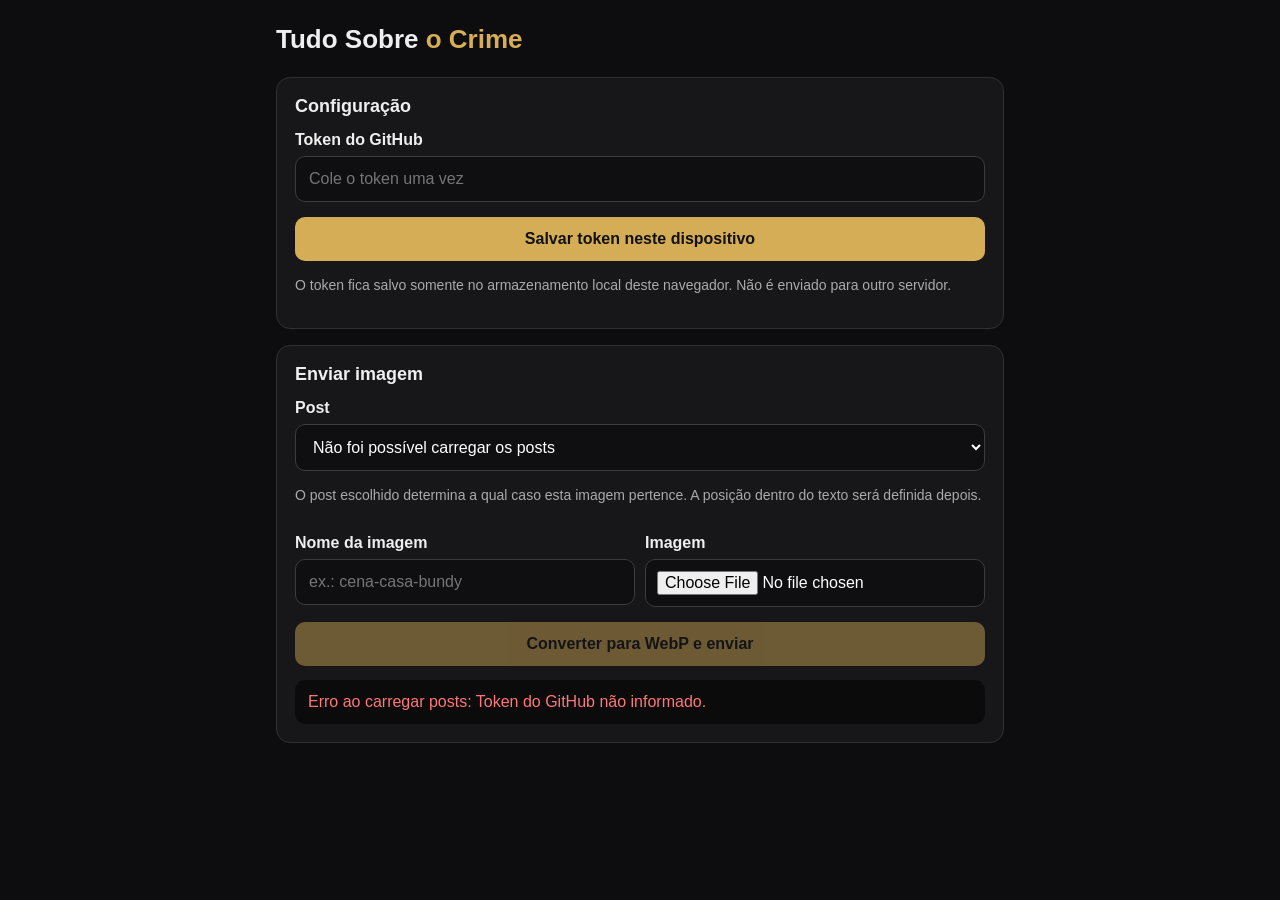
<file: admin/index.html>
<!doctype html>
<html lang="pt-BR">
<head>
<meta charset="utf-8">
<meta name="viewport" content="width=device-width,initial-scale=1">
<title>Painel — Tudo Sobre o Crime</title>
<style>
*{box-sizing:border-box}body{margin:0;background:#0d0d0f;color:#eee;font-family:Arial,sans-serif}main{max-width:760px;margin:auto;padding:24px 16px 50px}.brand{font-size:26px;font-weight:800;margin-bottom:22px}.brand span{color:#d7ad55}.card{background:#171719;border:1px solid #303035;border-radius:14px;padding:18px;margin-bottom:16px}h2{font-size:18px;margin:0 0 14px}label{display:block;font-weight:700;margin:14px 0 7px}input,select,button{width:100%;border:1px solid #3b3b40;border-radius:10px;background:#0f0f11;color:#fff;padding:13px;font-size:16px}input[type=file]{padding:11px}button{background:#d5ad57;color:#111;font-weight:800;border:0;margin-top:15px;cursor:pointer}button:disabled{opacity:.45}.preview{display:none;margin-top:15px}.preview img{display:block;max-width:100%;max-height:360px;margin:auto;border-radius:10px}.muted{color:#aaa;font-size:14px;line-height:1.5}.status{margin-top:14px;padding:13px;border-radius:10px;background:#0b0b0c;white-space:pre-wrap;word-break:break-word}.ok{color:#70e090}.err{color:#ff7777}.url{font-size:13px;word-break:break-all}.row{display:grid;grid-template-columns:1fr 1fr;gap:10px}@media(max-width:600px){.row{grid-template-columns:1fr}}
</style>
</head>
<body>
<main>
<div class="brand">Tudo Sobre <span>o Crime</span></div>
<div class="card">
<h2>Configuração</h2>
<label for="token">Token do GitHub</label>
<input id="token" type="password" placeholder="Cole o token uma vez">
<button id="saveToken">Salvar token neste dispositivo</button>
<p class="muted">O token fica salvo somente no armazenamento local deste navegador. Não é enviado para outro servidor.</p>
</div>
<div class="card">
<h2>Enviar imagem</h2>
<label for="post">Post</label>
<select id="post"><option>Carregando posts...</option></select>
<p class="muted">O post escolhido determina a qual caso esta imagem pertence. A posição dentro do texto será definida depois.</p>
<div class="row">
<div><label for="filename">Nome da imagem</label><input id="filename" placeholder="ex.: cena-casa-bundy"></div>
<div><label for="file">Imagem</label><input id="file" type="file" accept="image/png,image/jpeg,image/webp"></div>
</div>
<div class="preview" id="preview"><img id="previewImg"><p class="muted" id="info"></p></div>
<button id="upload" disabled>Converter para WebP e enviar</button>
<div class="status" id="status">Aguardando imagem.</div>
</div>
</main>
<script>
const OWNER='sites84',REPO='Tudo-sobre-o-crime',BRANCH='main';
const $=id=>document.getElementById(id);
const token=$('token'),post=$('post'),file=$('file'),filename=$('filename'),preview=$('preview'),previewImg=$('previewImg'),info=$('info'),upload=$('upload'),status=$('status');
const saved=localStorage.getItem('tsoc_github_token');if(saved)token.value=saved;
$('saveToken').onclick=()=>{const v=token.value.trim();if(!v)return setStatus('Informe o token do GitHub.','err');localStorage.setItem('tsoc_github_token',v);setStatus('Token salvo neste dispositivo.','ok')};
function setStatus(t,c=''){status.textContent=t;status.className='status '+c}
async function api(url,opts={}){const t=token.value.trim()||localStorage.getItem('tsoc_github_token');if(!t)throw Error('Token do GitHub não informado.');const r=await fetch(url,{...opts,headers:{Accept:'application/vnd.github+json',Authorization:'Bearer '+t,'X-GitHub-Api-Version':'2022-11-28',...(opts.headers||{})}});const data=await r.json().catch(()=>({}));if(!r.ok)throw Error(data.message||('GitHub HTTP '+r.status));return data}
async function loadPosts(){try{const data=await api(`https://api.github.com/repos/${OWNER}/${REPO}/contents/casos?ref=${BRANCH}`);post.innerHTML='';data.filter(x=>x.type==='file'&&x.name.endsWith('.html')).forEach(x=>{const o=document.createElement('option');o.value=x.name;o.textContent=x.name.replace(/\.html$/,'').replace(/[-_]/g,' ');post.appendChild(o)});if(!post.options.length)post.innerHTML='<option value="">Nenhum post encontrado</option>'}catch(e){post.innerHTML='<option value="">Não foi possível carregar os posts</option>';setStatus('Erro ao carregar posts: '+e.message,'err')}}
file.onchange=()=>{const f=file.files[0];if(!f){upload.disabled=true;return}preview.style.display='block';previewImg.src=URL.createObjectURL(f);info.textContent=`Original: ${f.name} — ${(f.size/1024/1024).toFixed(2)} MB`;if(!filename.value)filename.value=f.name.replace(/\.[^.]+$/,'').replace(/[^a-zA-Z0-9_-]+/g,'-').toLowerCase();upload.disabled=false;setStatus('Imagem pronta para conversão.','')};
function canvasWebp(f){return new Promise((resolve,reject)=>{const img=new Image();img.onload=()=>{const c=document.createElement('canvas');c.width=img.naturalWidth;c.height=img.naturalHeight;const x=c.getContext('2d');x.drawImage(img,0,0);c.toBlob(b=>b?resolve(b):reject(Error('O navegador não conseguiu gerar WebP.')),'image/webp',0.88)};img.onerror=()=>reject(Error('Não foi possível ler a imagem.'));img.src=URL.createObjectURL(f)})}
function base64(blob){return new Promise((resolve,reject)=>{const r=new FileReader();r.onload=()=>resolve(r.result.split(',')[1]);r.onerror=reject;r.readAsDataURL(blob)})}
upload.onclick=async()=>{try{upload.disabled=true;setStatus('Convertendo para WebP...');const f=file.files[0];if(!f)throw Error('Escolha uma imagem.');const clean=(filename.value.trim()||f.name.replace(/\.[^.]+$/,'')).replace(/[^a-zA-Z0-9_-]+/g,'-').replace(/-+/g,'-').replace(/^-|-$/g,'').toLowerCase();if(!clean)throw Error('Informe um nome válido.');const blob=await canvasWebp(f);const b64=await base64(blob);const path=`assets/${clean}.webp`;setStatus(`Enviando ${path}...`);let sha=null;try{const old=await api(`https://api.github.com/repos/${OWNER}/${REPO}/contents/${path}?ref=${BRANCH}`);sha=old.sha}catch(e){}const body={message:`Adicionar imagem ${clean}.webp`,content:b64,branch:BRANCH};if(sha)body.sha=sha;const result=await api(`https://api.github.com/repos/${OWNER}/${REPO}/contents/${path}`,{method:'PUT',body:JSON.stringify(body),headers:{'Content-Type':'application/json'}});const url=`https://${OWNER}.github.io/${REPO}/${path}`;setStatus(`ENVIADO COM SUCESSO\n\nPost selecionado: ${post.options[post.selectedIndex]?.textContent||''}\nArquivo: ${path}\nTamanho WebP: ${(blob.size/1024/1024).toFixed(2)} MB\n\nURL:\n${url}\n\nCommit: ${result.commit?.sha||'concluído'}`,'ok');}catch(e){setStatus('ERRO\n\n'+e.message,'err')}finally{upload.disabled=false}};
loadPosts();
</script>
</body></html>
</file>
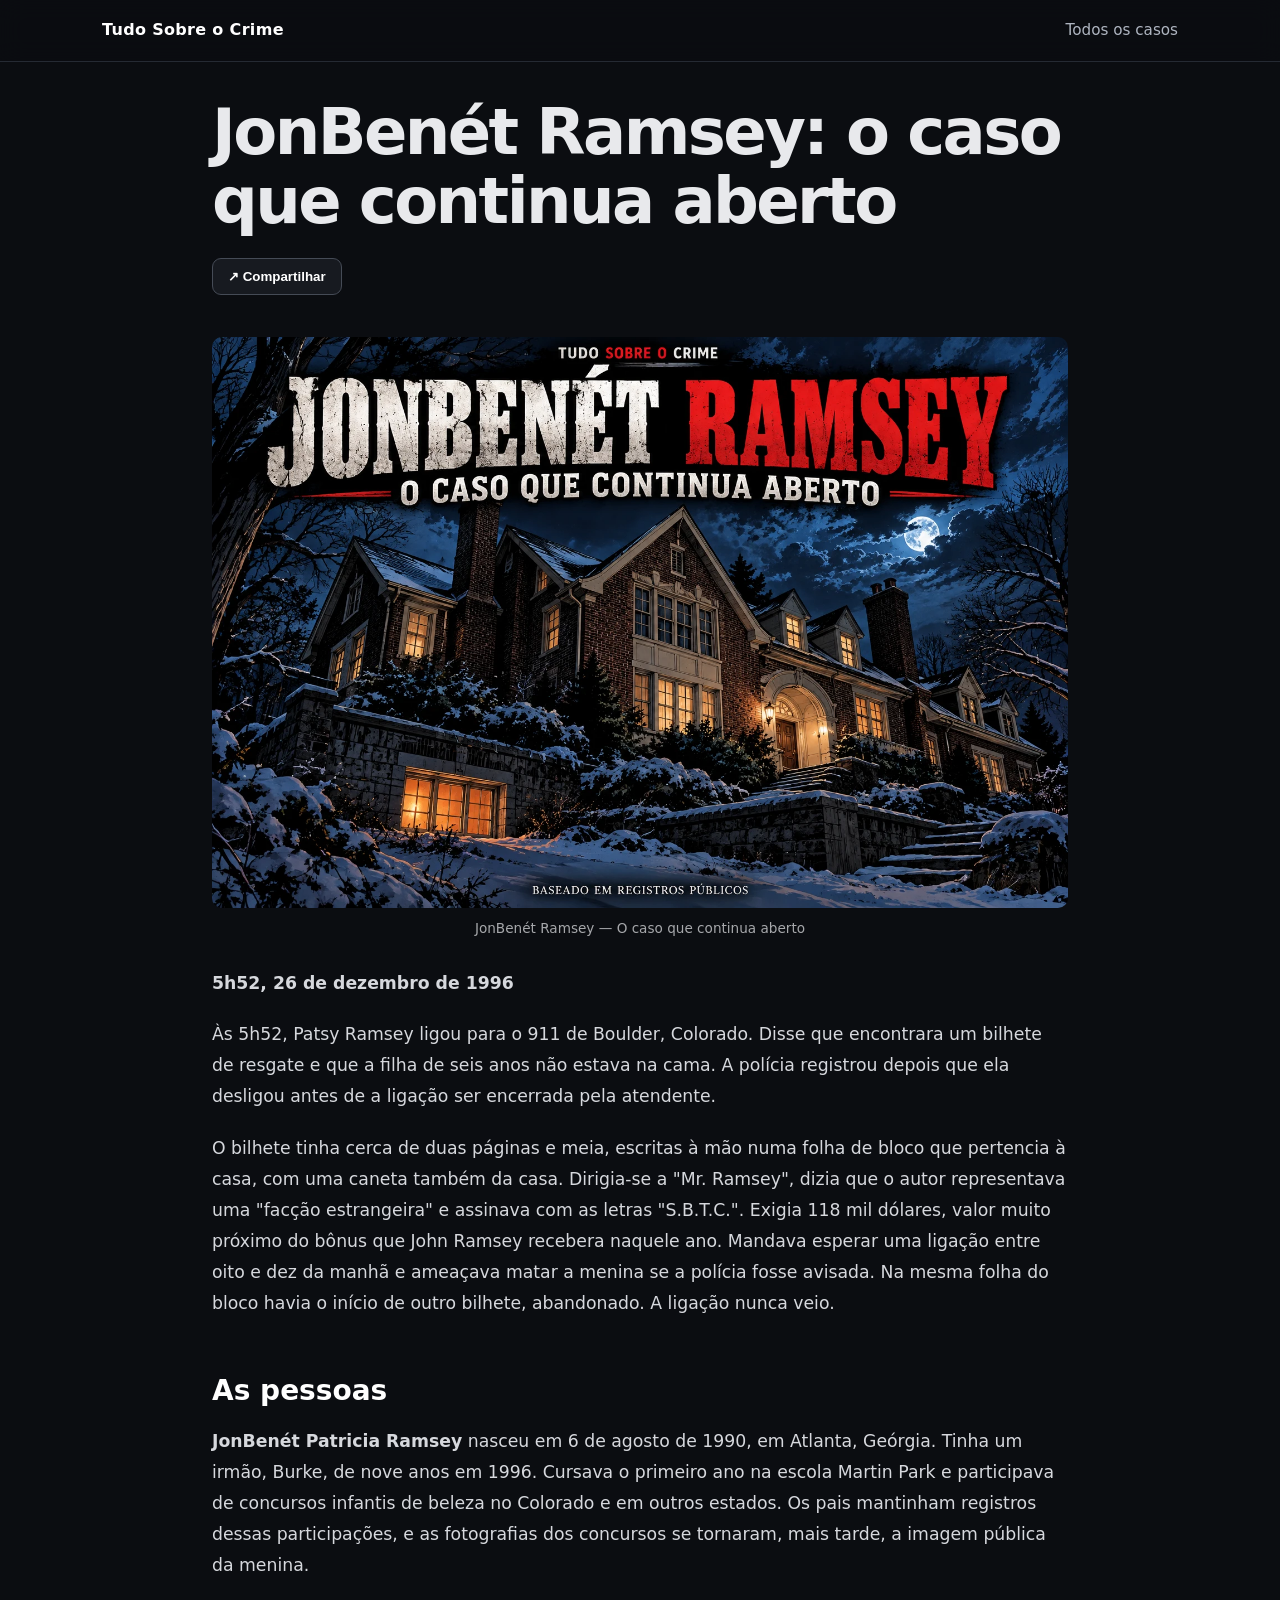
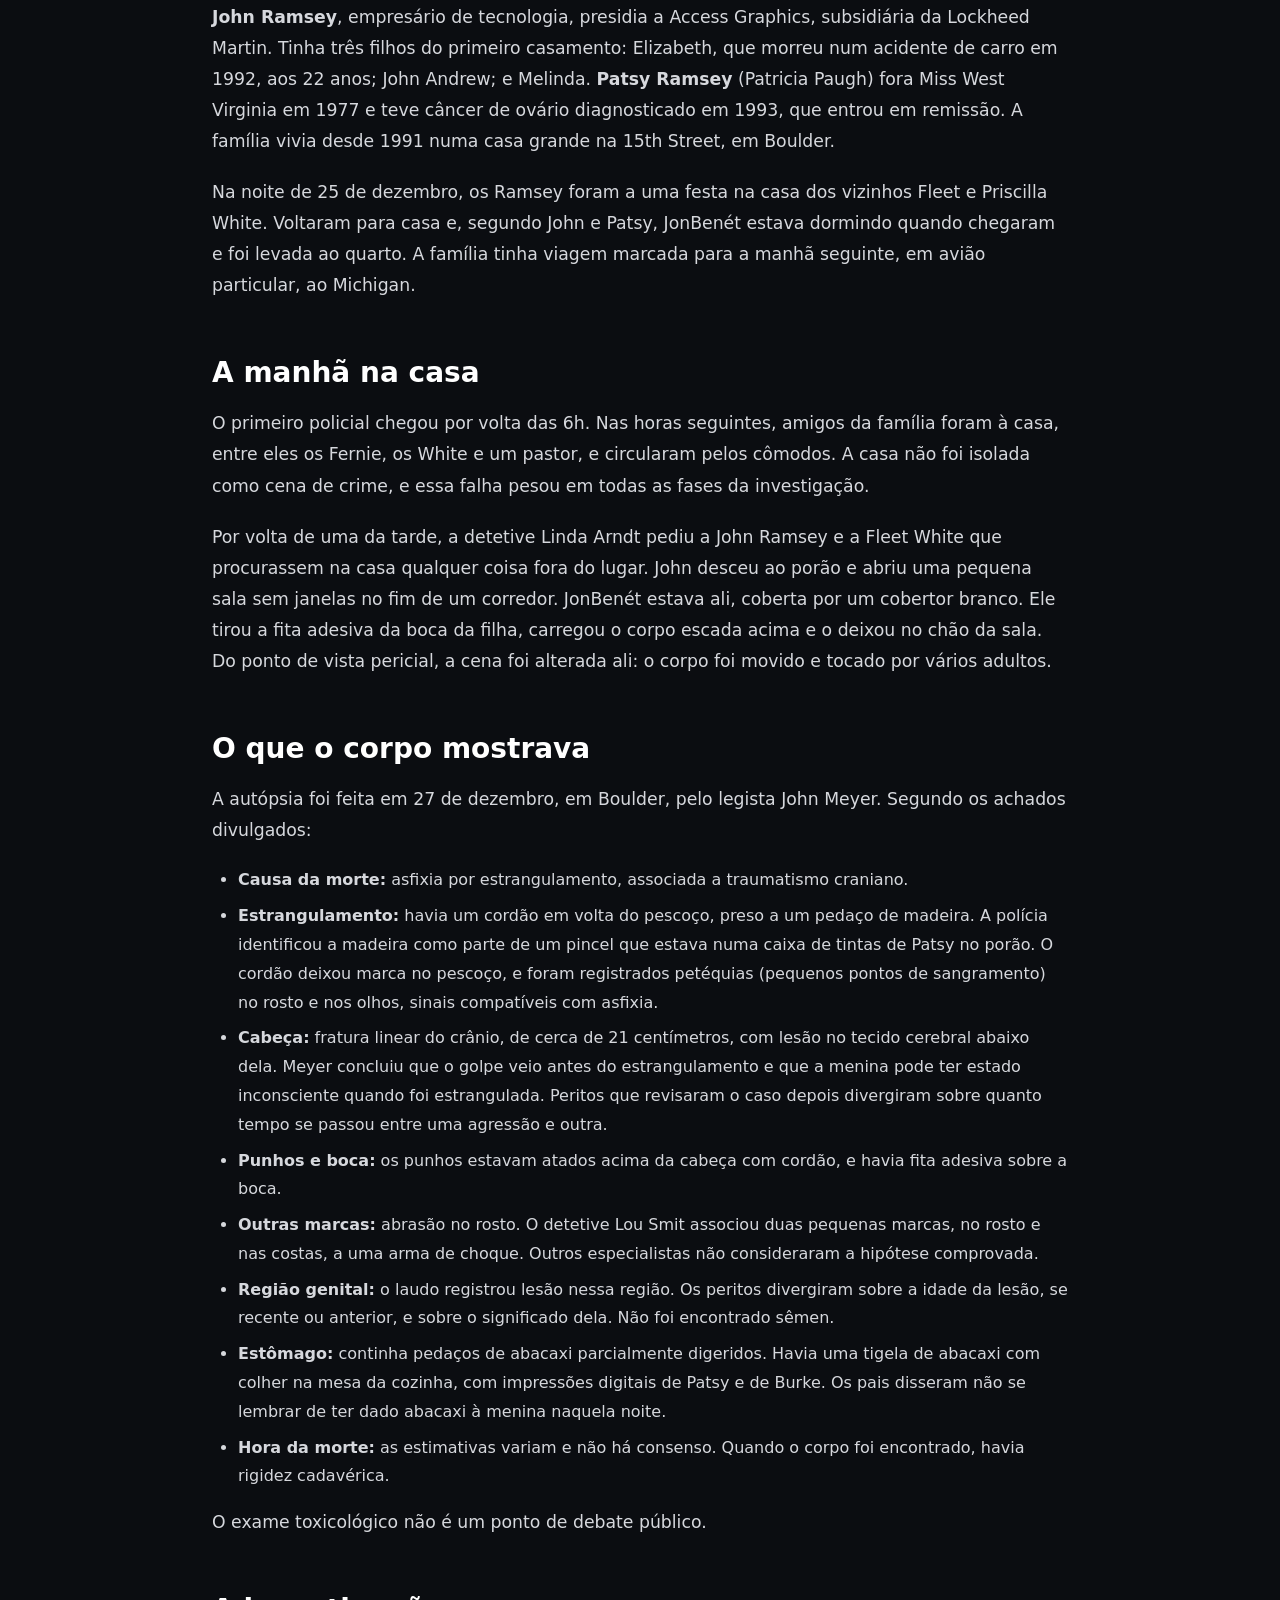
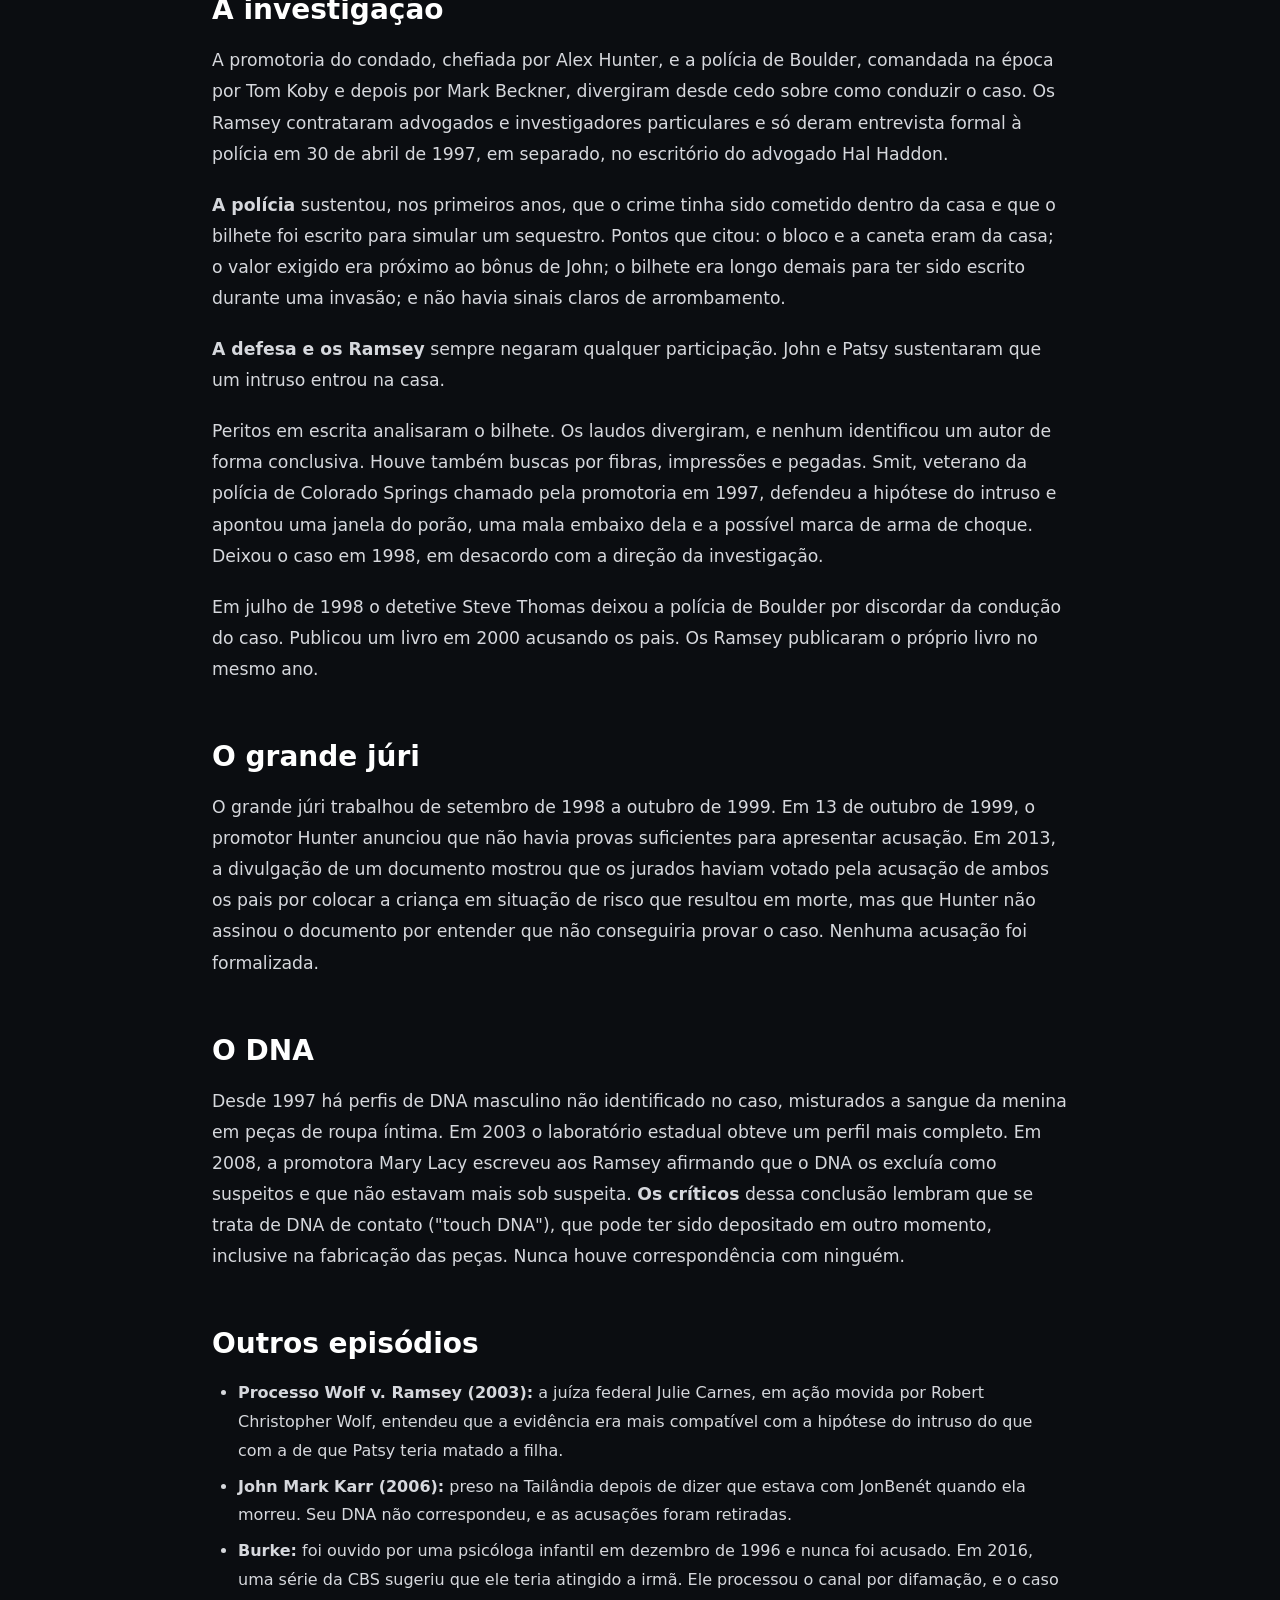
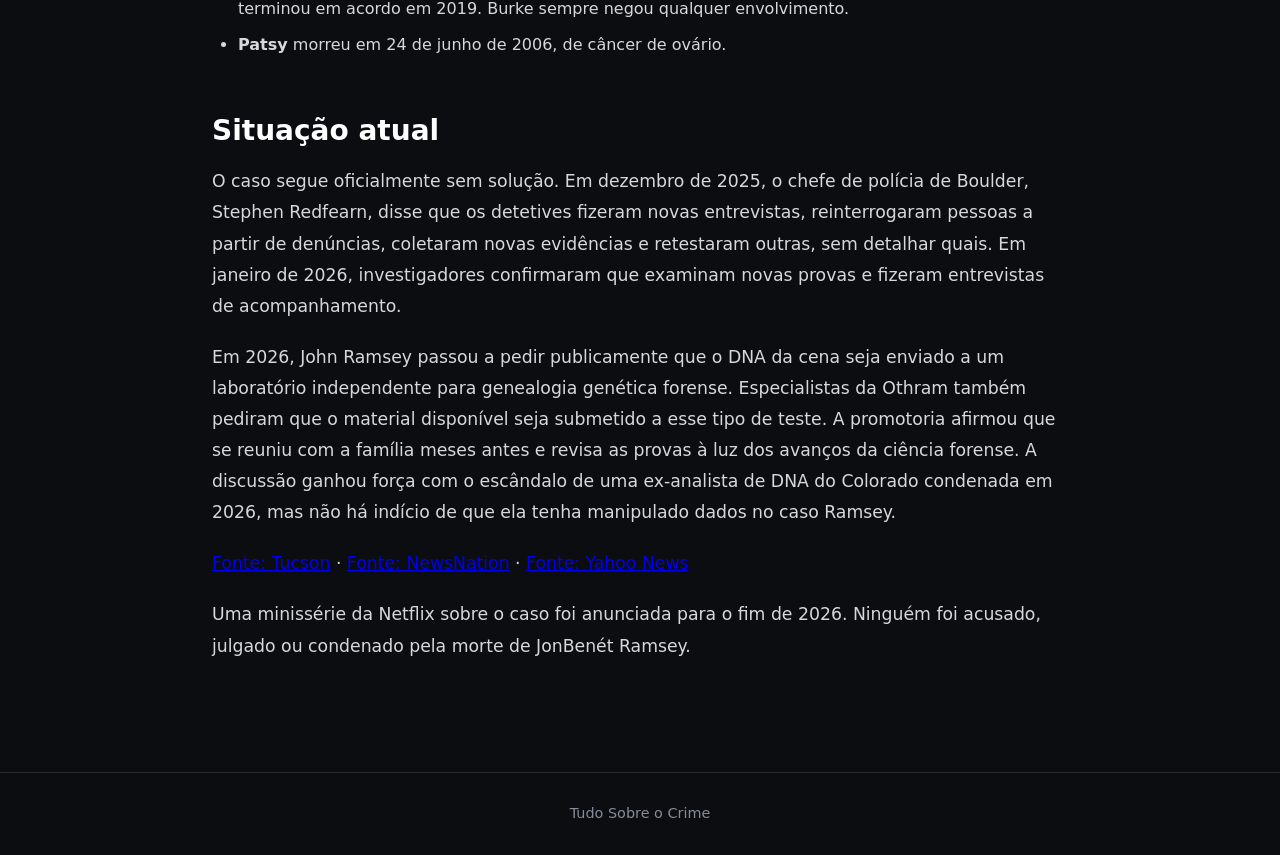
<file: casos/jonbenet-ramsey.html>
<!doctype html>
<html lang="pt-BR">
<head>
<meta charset="utf-8">
<meta name="viewport" content="width=device-width,initial-scale=1">
<title>JonBenét Ramsey: o caso que continua aberto | Tudo Sobre o Crime</title>
<meta name="description" content="A reconstrução completa do caso JonBenét Ramsey, ocorrido em Boulder, Colorado, em dezembro de 1996. O caso continua oficialmente sem solução.">
<meta property="og:title" content="JonBenét Ramsey: o caso que continua aberto">
<meta property="og:description" content="A reconstrução completa do caso JonBenét Ramsey.">
<link rel="stylesheet" href="../style.css">
</head>
<body>
<header class="site-header"><nav class="nav"><a class="brand" href="../">Tudo Sobre o Crime</a><a class="back" href="../">Todos os casos</a></nav></header>
<main class="container">
<section class="article-head"><h1>JonBenét Ramsey: o caso que continua aberto</h1><button class="share" data-share type="button">↗ Compartilhar</button></section>
<article class="article" id="article-content">
<figure style="margin:0 0 28px;text-align:center"><img src="../assets/jonbenet-ramsey-capa.webp" alt="Capa do caso JonBenét Ramsey — O caso que continua aberto" style="display:block;width:100%;height:auto;border-radius:10px"><figcaption style="margin-top:8px;font-size:.85rem;opacity:.7">JonBenét Ramsey — O caso que continua aberto</figcaption></figure>
<p><strong>5h52, 26 de dezembro de 1996</strong></p>
<p>Às 5h52, Patsy Ramsey ligou para o 911 de Boulder, Colorado. Disse que encontrara um bilhete de resgate e que a filha de seis anos não estava na cama. A polícia registrou depois que ela desligou antes de a ligação ser encerrada pela atendente.</p>
<p>O bilhete tinha cerca de duas páginas e meia, escritas à mão numa folha de bloco que pertencia à casa, com uma caneta também da casa. Dirigia-se a "Mr. Ramsey", dizia que o autor representava uma "facção estrangeira" e assinava com as letras "S.B.T.C.". Exigia 118 mil dólares, valor muito próximo do bônus que John Ramsey recebera naquele ano. Mandava esperar uma ligação entre oito e dez da manhã e ameaçava matar a menina se a polícia fosse avisada. Na mesma folha do bloco havia o início de outro bilhete, abandonado. A ligação nunca veio.
</p>
<h2>As pessoas</h2>
<p><strong>JonBenét Patricia Ramsey</strong> nasceu em 6 de agosto de 1990, em Atlanta, Geórgia. Tinha um irmão, Burke, de nove anos em 1996. Cursava o primeiro ano na escola Martin Park e participava de concursos infantis de beleza no Colorado e em outros estados. Os pais mantinham registros dessas participações, e as fotografias dos concursos se tornaram, mais tarde, a imagem pública da menina.</p>
<p><strong>John Ramsey</strong>, empresário de tecnologia, presidia a Access Graphics, subsidiária da Lockheed Martin. Tinha três filhos do primeiro casamento: Elizabeth, que morreu num acidente de carro em 1992, aos 22 anos; John Andrew; e Melinda. <strong>Patsy Ramsey</strong> (Patricia Paugh) fora Miss West Virginia em 1977 e teve câncer de ovário diagnosticado em 1993, que entrou em remissão. A família vivia desde 1991 numa casa grande na 15th Street, em Boulder.</p>
<p>Na noite de 25 de dezembro, os Ramsey foram a uma festa na casa dos vizinhos Fleet e Priscilla White. Voltaram para casa e, segundo John e Patsy, JonBenét estava dormindo quando chegaram e foi levada ao quarto. A família tinha viagem marcada para a manhã seguinte, em avião particular, ao Michigan.</p>
<h2>A manhã na casa</h2>
<p>O primeiro policial chegou por volta das 6h. Nas horas seguintes, amigos da família foram à casa, entre eles os Fernie, os White e um pastor, e circularam pelos cômodos. A casa não foi isolada como cena de crime, e essa falha pesou em todas as fases da investigação.</p>
<p>Por volta de uma da tarde, a detetive Linda Arndt pediu a John Ramsey e a Fleet White que procurassem na casa qualquer coisa fora do lugar. John desceu ao porão e abriu uma pequena sala sem janelas no fim de um corredor. JonBenét estava ali, coberta por um cobertor branco. Ele tirou a fita adesiva da boca da filha, carregou o corpo escada acima e o deixou no chão da sala. Do ponto de vista pericial, a cena foi alterada ali: o corpo foi movido e tocado por vários adultos.</p>
<h2>O que o corpo mostrava</h2>
<p>A autópsia foi feita em 27 de dezembro, em Boulder, pelo legista John Meyer. Segundo os achados divulgados:</p>
<ul>
<li><strong>Causa da morte:</strong> asfixia por estrangulamento, associada a traumatismo craniano.</li>
<li><strong>Estrangulamento:</strong> havia um cordão em volta do pescoço, preso a um pedaço de madeira. A polícia identificou a madeira como parte de um pincel que estava numa caixa de tintas de Patsy no porão. O cordão deixou marca no pescoço, e foram registrados petéquias (pequenos pontos de sangramento) no rosto e nos olhos, sinais compatíveis com asfixia.</li>
<li><strong>Cabeça:</strong> fratura linear do crânio, de cerca de 21 centímetros, com lesão no tecido cerebral abaixo dela. Meyer concluiu que o golpe veio antes do estrangulamento e que a menina pode ter estado inconsciente quando foi estrangulada. Peritos que revisaram o caso depois divergiram sobre quanto tempo se passou entre uma agressão e outra.</li>
<li><strong>Punhos e boca:</strong> os punhos estavam atados acima da cabeça com cordão, e havia fita adesiva sobre a boca.</li>
<li><strong>Outras marcas:</strong> abrasão no rosto. O detetive Lou Smit associou duas pequenas marcas, no rosto e nas costas, a uma arma de choque. Outros especialistas não consideraram a hipótese comprovada.</li>
<li><strong>Região genital:</strong> o laudo registrou lesão nessa região. Os peritos divergiram sobre a idade da lesão, se recente ou anterior, e sobre o significado dela. Não foi encontrado sêmen.</li>
<li><strong>Estômago:</strong> continha pedaços de abacaxi parcialmente digeridos. Havia uma tigela de abacaxi com colher na mesa da cozinha, com impressões digitais de Patsy e de Burke. Os pais disseram não se lembrar de ter dado abacaxi à menina naquela noite.</li>
<li><strong>Hora da morte:</strong> as estimativas variam e não há consenso. Quando o corpo foi encontrado, havia rigidez cadavérica.</li>
</ul>
<p>O exame toxicológico não é um ponto de debate público.</p>
<h2>A investigação</h2>
<p>A promotoria do condado, chefiada por Alex Hunter, e a polícia de Boulder, comandada na época por Tom Koby e depois por Mark Beckner, divergiram desde cedo sobre como conduzir o caso. Os Ramsey contrataram advogados e investigadores particulares e só deram entrevista formal à polícia em 30 de abril de 1997, em separado, no escritório do advogado Hal Haddon.</p>
<p><strong>A polícia</strong> sustentou, nos primeiros anos, que o crime tinha sido cometido dentro da casa e que o bilhete foi escrito para simular um sequestro. Pontos que citou: o bloco e a caneta eram da casa; o valor exigido era próximo ao bônus de John; o bilhete era longo demais para ter sido escrito durante uma invasão; e não havia sinais claros de arrombamento.</p>
<p><strong>A defesa e os Ramsey</strong> sempre negaram qualquer participação. John e Patsy sustentaram que um intruso entrou na casa.</p>
<p>Peritos em escrita analisaram o bilhete. Os laudos divergiram, e nenhum identificou um autor de forma conclusiva. Houve também buscas por fibras, impressões e pegadas. Smit, veterano da polícia de Colorado Springs chamado pela promotoria em 1997, defendeu a hipótese do intruso e apontou uma janela do porão, uma mala embaixo dela e a possível marca de arma de choque. Deixou o caso em 1998, em desacordo com a direção da investigação.</p>
<p>Em julho de 1998 o detetive Steve Thomas deixou a polícia de Boulder por discordar da condução do caso. Publicou um livro em 2000 acusando os pais. Os Ramsey publicaram o próprio livro no mesmo ano.</p>
<h2>O grande júri</h2>
<p>O grande júri trabalhou de setembro de 1998 a outubro de 1999. Em 13 de outubro de 1999, o promotor Hunter anunciou que não havia provas suficientes para apresentar acusação. Em 2013, a divulgação de um documento mostrou que os jurados haviam votado pela acusação de ambos os pais por colocar a criança em situação de risco que resultou em morte, mas que Hunter não assinou o documento por entender que não conseguiria provar o caso. Nenhuma acusação foi formalizada.</p>
<h2>O DNA</h2>
<p>Desde 1997 há perfis de DNA masculino não identificado no caso, misturados a sangue da menina em peças de roupa íntima. Em 2003 o laboratório estadual obteve um perfil mais completo. Em 2008, a promotora Mary Lacy escreveu aos Ramsey afirmando que o DNA os excluía como suspeitos e que não estavam mais sob suspeita. <strong>Os críticos</strong> dessa conclusão lembram que se trata de DNA de contato ("touch DNA"), que pode ter sido depositado em outro momento, inclusive na fabricação das peças. Nunca houve correspondência com ninguém.</p>
<h2>Outros episódios</h2>
<ul>
<li><strong>Processo Wolf v. Ramsey (2003):</strong> a juíza federal Julie Carnes, em ação movida por Robert Christopher Wolf, entendeu que a evidência era mais compatível com a hipótese do intruso do que com a de que Patsy teria matado a filha.</li>
<li><strong>John Mark Karr (2006):</strong> preso na Tailândia depois de dizer que estava com JonBenét quando ela morreu. Seu DNA não correspondeu, e as acusações foram retiradas.</li>
<li><strong>Burke:</strong> foi ouvido por uma psicóloga infantil em dezembro de 1996 e nunca foi acusado. Em 2016, uma série da CBS sugeriu que ele teria atingido a irmã. Ele processou o canal por difamação, e o caso terminou em acordo em 2019. Burke sempre negou qualquer envolvimento.</li>
<li><strong>Patsy</strong> morreu em 24 de junho de 2006, de câncer de ovário.</li>
</ul>
<h2>Situação atual</h2>
<p>O caso segue oficialmente sem solução. Em dezembro de 2025, o chefe de polícia de Boulder, Stephen Redfearn, disse que os detetives fizeram novas entrevistas, reinterrogaram pessoas a partir de denúncias, coletaram novas evidências e retestaram outras, sem detalhar quais. Em janeiro de 2026, investigadores confirmaram que examinam novas provas e fizeram entrevistas de acompanhamento.</p>
<p>Em 2026, John Ramsey passou a pedir publicamente que o DNA da cena seja enviado a um laboratório independente para genealogia genética forense. Especialistas da Othram também pediram que o material disponível seja submetido a esse tipo de teste. A promotoria afirmou que se reuniu com a família meses antes e revisa as provas à luz dos avanços da ciência forense. A discussão ganhou força com o escândalo de uma ex-analista de DNA do Colorado condenada em 2026, mas não há indício de que ela tenha manipulado dados no caso Ramsey.</p>
<p><a href="https://tucson.com/news/nation-world/crime-courts/article_4445d09f-8716-5369-8410-48dcb654df5a.html" target="_blank" rel="noopener noreferrer">Fonte: Tucson</a> · <a href="https://www.newsnationnow.com/crime/jon-benet-ramsey-dna-testing-case/" target="_blank" rel="noopener noreferrer">Fonte: NewsNation</a> · <a href="https://www.yahoo.com/news/us/articles/jonben-t-ramsey-investigation-faces-192639251.html" target="_blank" rel="noopener noreferrer">Fonte: Yahoo News</a></p>
<p>Uma minissérie da Netflix sobre o caso foi anunciada para o fim de 2026. Ninguém foi acusado, julgado ou condenado pela morte de JonBenét Ramsey.</p>
</article>
</main>
<footer class="footer">Tudo Sobre o Crime</footer>
<script src="../script.js"></script>
</body>
</html>
</file>
<file: style.css>
*{box-sizing:border-box}html{scroll-behavior:smooth}body{margin:0;background:#0b0d11;color:#e8e9ec;font-family:Inter,system-ui,-apple-system,BlinkMacSystemFont,"Segoe UI",sans-serif;line-height:1.8}.site-header{position:sticky;top:0;z-index:20;background:rgba(11,13,17,.92);backdrop-filter:blur(12px);border-bottom:1px solid #252a33}.nav{max-width:1120px;margin:auto;padding:16px 22px;display:flex;align-items:center;justify-content:space-between}.brand{color:#fff;text-decoration:none;font-weight:800;letter-spacing:.02em}.container{max-width:900px;margin:auto;padding:0 22px}.hero{margin:0 auto;max-width:1600px;position:relative;overflow:hidden}.hero img{display:block;width:100%;height:auto;max-height:none;object-fit:contain;cursor:zoom-in}.hero:after{content:"";position:absolute;inset:45% 0 0;background:linear-gradient(transparent,#0b0d11);pointer-events:none}.article-head{margin-top:36px;position:relative;z-index:2}.article-head h1{font-size:clamp(2rem,5vw,4rem);line-height:1.08;margin:0 0 22px;letter-spacing:-.04em}.share{display:inline-flex;align-items:center;gap:9px;border:1px solid #454b56;background:#171a20;color:#fff;border-radius:9px;padding:10px 15px;font-weight:650;cursor:pointer}.share:hover{background:#20242c}.article{padding:42px 0 90px}.article h1{display:none}.article h2{font-size:1.75rem;line-height:1.25;margin:54px 0 18px;color:#fff}.article h3{font-size:1.3rem;line-height:1.35;margin:38px 0 12px;color:#f0f1f3}.article p{font-size:1.08rem;margin:0 0 20px;color:#d6d8dd}.article ul{padding-left:26px}.article li{margin:7px 0;color:#d6d8dd}.article table{width:100%;border-collapse:collapse;margin:24px 0;display:block;overflow-x:auto}.article th,.article td{padding:11px 13px;border:1px solid #303641;text-align:left;white-space:nowrap}.article th{background:#171a20;color:#fff}.article em{color:#e4e5e8}.article-image{margin:28px auto 32px;max-width:680px;padding:0}.article-image img{display:block;width:100%;height:auto;max-height:520px;object-fit:contain;border-radius:8px;cursor:zoom-in}.back{color:#aeb5c0;text-decoration:none;font-size:.95rem}.back:hover{color:#fff}.home{padding:70px 22px}.home h1{font-size:clamp(2.5rem,6vw,5rem);line-height:1;margin:0 0 15px}.home p{color:#aeb5c0;font-size:1.1rem}.card{margin-top:40px;border:1px solid #292e37;border-radius:14px;overflow:hidden;background:#11141a}.card img{width:100%;display:block;aspect-ratio:16/7;object-fit:cover}.card-body{padding:24px}.card h2{margin:0 0 10px;font-size:1.4rem}.card a{color:#fff;text-decoration:none}.case-hq{margin:36px 0 42px;padding:0;width:100%;cursor:zoom-in}.case-hq img{display:block;width:100%;height:auto;max-width:100%;object-fit:contain}.image-lightbox{position:fixed;inset:0;z-index:1000;background:rgba(0,0,0,.94);display:flex;align-items:center;justify-content:center;padding:20px;cursor:zoom-out}.image-lightbox img{max-width:96vw;max-height:94vh;width:auto;height:auto;object-fit:contain;cursor:default}.image-lightbox button{position:absolute;top:12px;right:16px;width:44px;height:44px;border:0;background:rgba(255,255,255,.12);color:#fff;border-radius:50%;font-size:30px;line-height:1;cursor:pointer}.footer{border-top:1px solid #252a33;color:#858c98;text-align:center;padding:28px 20px;font-size:.9rem}@media(max-width:650px){.nav{padding:13px 16px}.container{padding:0 17px}.article-head{margin-top:28px}.article{padding-top:30px}.article p{font-size:1rem}.article h2{font-size:1.5rem;margin-top:42px}.article h3{font-size:1.2rem}.hero img{width:100%;height:auto;min-height:0}.card img{aspect-ratio:16/9}.article-image{max-width:100%;margin:24px auto 28px}.article-image img{max-height:420px}}
</file>
